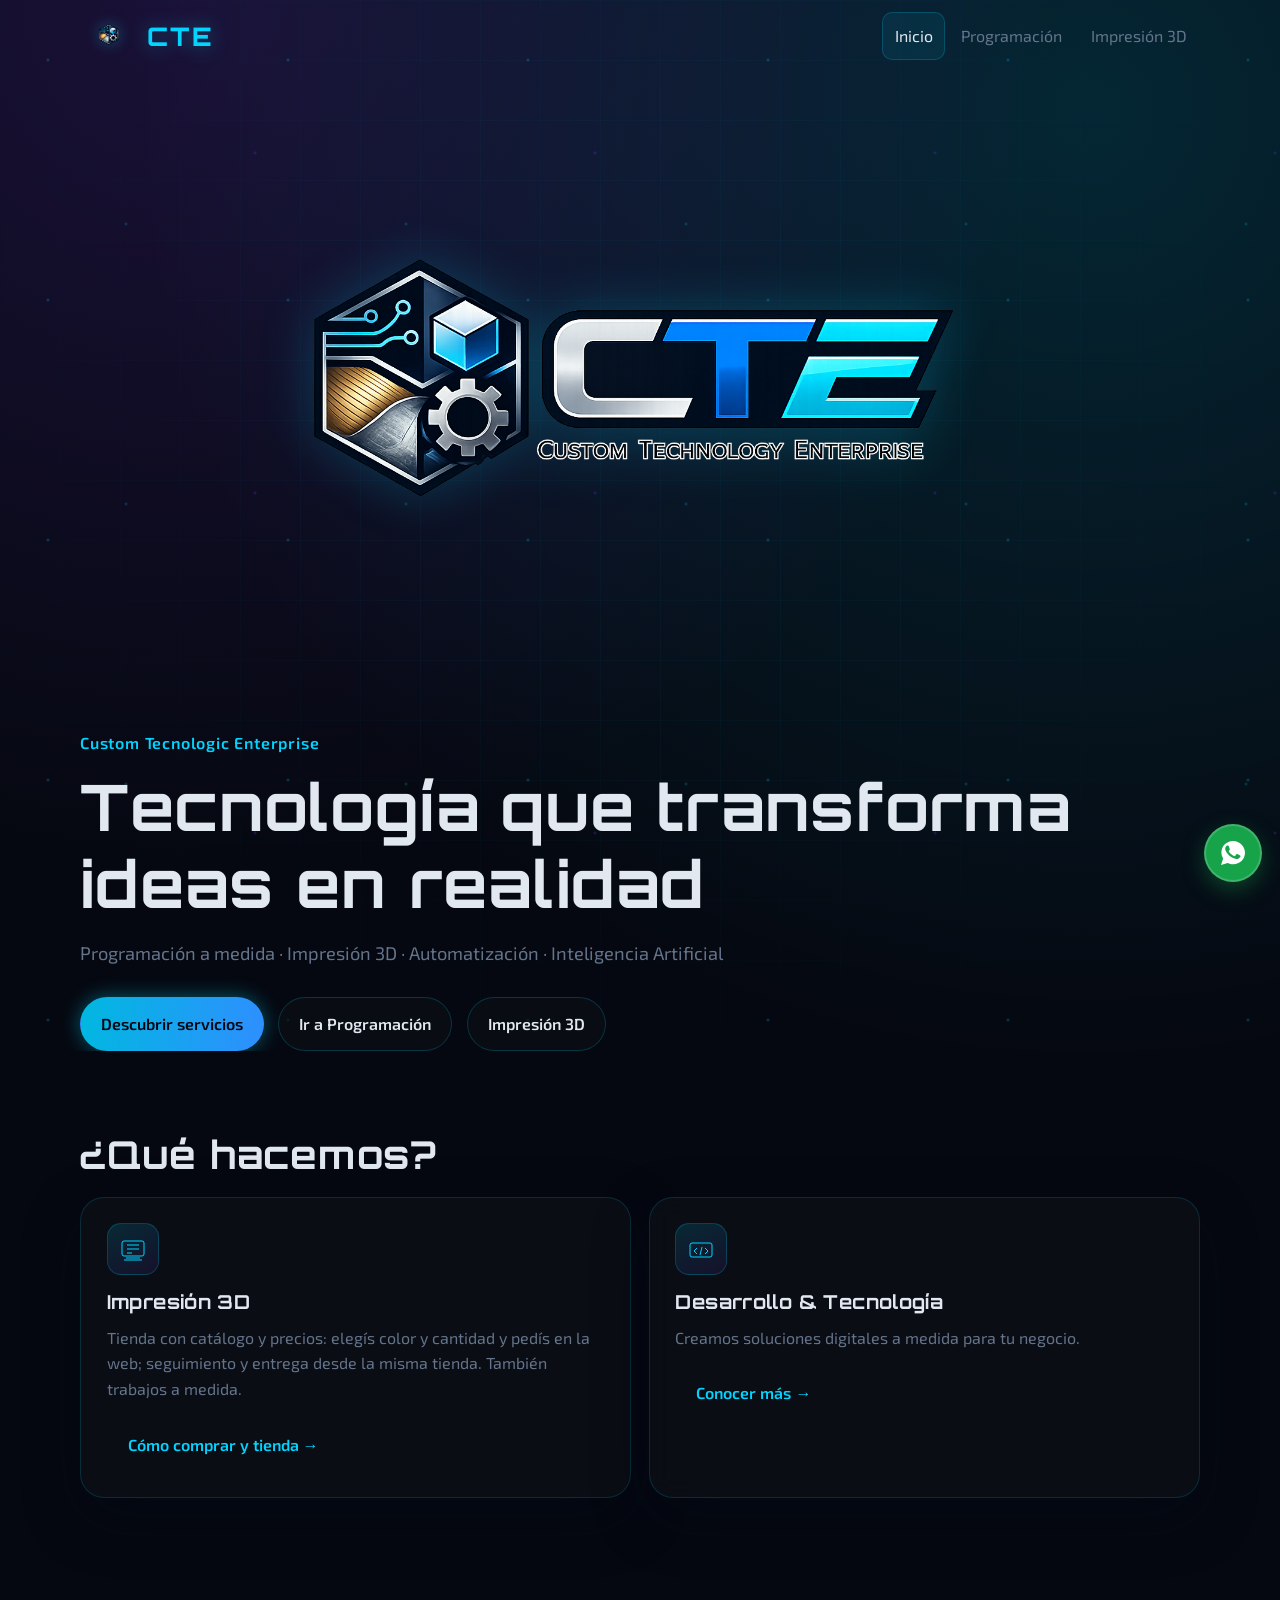
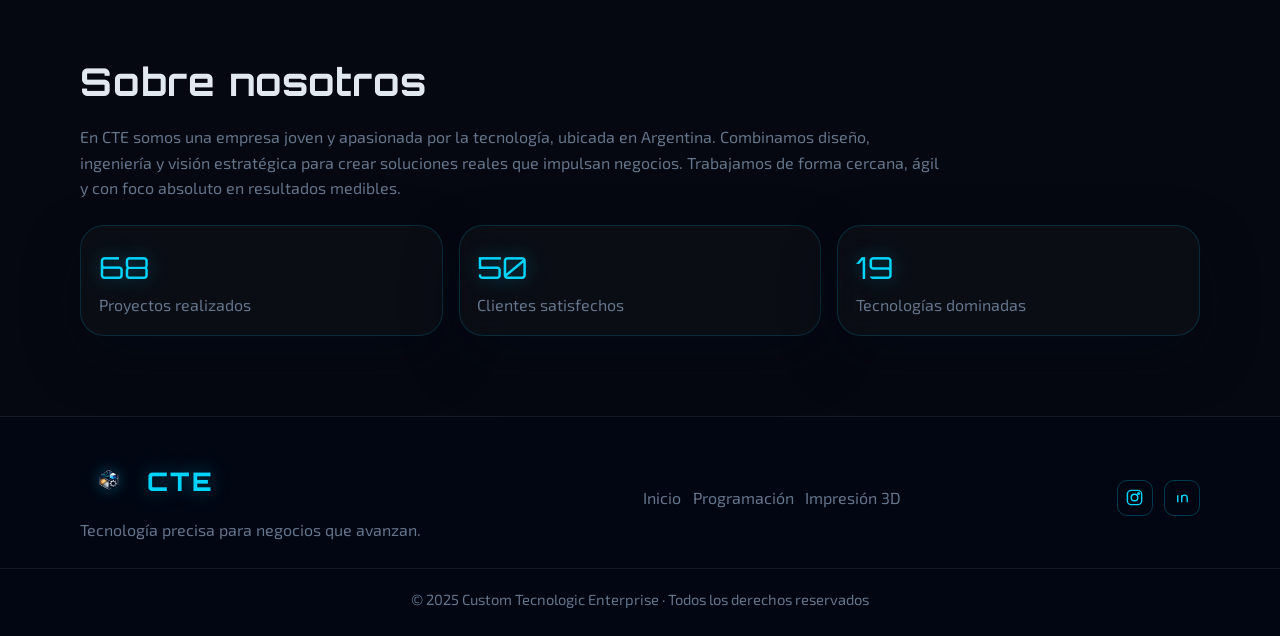
<file: index.html>
<!doctype html>
<html lang="es">
  <head>
    <meta charset="UTF-8" />
    <meta name="viewport" content="width=device-width, initial-scale=1.0" />
    <title>CTE | Custom Tecnologic Enterprise</title>
    <meta
      name="description"
      content="Custom Tecnologic Enterprise (CTE): programación a medida, impresión 3D, automatización e inteligencia artificial para transformar ideas en realidad."
    />
    <meta
      name="keywords"
      content="CTE, Custom Tecnologic Enterprise, desarrollo web, impresión 3D, automatización, inteligencia artificial, tecnología"
    />
    <meta name="author" content="Custom Tecnologic Enterprise" />
    <meta property="og:type" content="website" />
    <meta property="og:title" content="CTE | Tecnología que transforma ideas en realidad" />
    <meta
      property="og:description"
      content="Programación a medida, impresión 3D, automatización e IA con estética tecnológica y precisión profesional."
    />
    <meta property="og:url" content="https://www.tu-dominio-cte.com/" />
    <meta property="og:image" content="https://www.tu-dominio-cte.com/assets/og-image.jpg" />
    <meta name="twitter:card" content="summary_large_image" />
    <meta name="theme-color" content="#050810" />
    <link rel="canonical" href="https://www.tu-dominio-cte.com/" />
    <link rel="preconnect" href="https://fonts.googleapis.com" />
    <link rel="preconnect" href="https://fonts.gstatic.com" crossorigin />
    <link
      href="https://fonts.googleapis.com/css2?family=Exo+2:wght@300;400;500;600;700&family=Orbitron:wght@500;700;800&display=swap"
      rel="stylesheet"
    />
    <link rel="icon" type="image/png" href="img/logo%20CTE.png" />
    <link rel="apple-touch-icon" href="img/logo%20CTE.png" />
    <link rel="stylesheet" href="css/styles.css" />
  </head>
  <body data-page="inicio">
    <header class="site-header" id="top">
      <div class="container nav-wrap">
        <a href="index.html" class="brand brand-logo" aria-label="CTE Inicio">
          <img src="img/logo CTE.png" alt="Logo CTE" />
          <span>CTE</span>
        </a>
        <button class="menu-toggle" aria-label="Abrir menú" aria-expanded="false" aria-controls="site-nav">
          <span></span><span></span><span></span>
        </button>
        <nav class="site-nav" id="site-nav">
          <a href="index.html" class="active">Inicio</a>
          <a href="programacion.html">Programación</a>
          <a href="impresion3d.html">Impresión 3D</a>
        </nav>
      </div>
    </header>

    <main>
      <section class="hero reveal" id="hero">
        <div class="hero-grid"></div>
        <div class="hero-particles"></div>
        <div class="container hero-content">
          <img src="img/marca CTE (sin fondo).png" alt="Marca completa de CTE" class="hero-brand-image stagger" />
          <p class="hero-kicker stagger">Custom Tecnologic Enterprise</p>
          <h1 class="stagger">Tecnología que transforma ideas en realidad</h1>
          <p class="hero-subtitle stagger">
            Programación a medida · Impresión 3D · Automatización · Inteligencia Artificial
          </p>
          <div class="hero-actions stagger">
            <a href="#servicios" class="btn btn-primary">Descubrir servicios</a>
            <a href="programacion.html" class="btn btn-ghost">Ir a Programación</a>
            <a href="impresion3d.html" class="btn btn-ghost">Impresión 3D</a>
          </div>
        </div>
      </section>

      <section class="section reveal" id="servicios">
        <div class="container">
          <h2>¿Qué hacemos?</h2>
          <div class="service-cards two-col">
            <article class="card service-card">
              <div class="icon-wrap" aria-hidden="true">
                <svg viewBox="0 0 64 64" class="icon-svg">
                  <rect x="10" y="16" width="44" height="30" rx="4"></rect>
                  <path d="M20 24h24M20 32h24M20 40h10"></path>
                  <path d="M18 50h28M14 54h36"></path>
                </svg>
              </div>
              <h3>Impresión 3D</h3>
              <p>
                Tienda con catálogo y precios: elegís color y cantidad y pedís en la web; seguimiento y entrega desde
                la misma tienda. También trabajos a medida.
              </p>
              <a href="impresion3d.html" class="btn btn-link">Cómo comprar y tienda →</a>
            </article>

            <article class="card service-card">
              <div class="icon-wrap" aria-hidden="true">
                <svg viewBox="0 0 64 64" class="icon-svg">
                  <path d="M14 20h36a4 4 0 0 1 4 4v20a4 4 0 0 1-4 4H14a4 4 0 0 1-4-4V24a4 4 0 0 1 4-4z"></path>
                  <path d="m24 30-6 6 6 6M40 30l6 6-6 6M34 28l-4 16"></path>
                </svg>
              </div>
              <h3>Desarrollo &amp; Tecnología</h3>
              <p>Creamos soluciones digitales a medida para tu negocio.</p>
              <a href="programacion.html" class="btn btn-link">Conocer más →</a>
            </article>
          </div>
        </div>
      </section>

      <section class="section reveal" id="nosotros">
        <div class="container">
          <h2>Sobre nosotros</h2>
          <p class="about-text">
            En CTE somos una empresa joven y apasionada por la tecnología, ubicada en Argentina. Combinamos diseño,
            ingeniería y visión estratégica para crear soluciones reales que impulsan negocios. Trabajamos de forma
            cercana, ágil y con foco absoluto en resultados medibles.
          </p>

          <div class="stats-grid">
            <article class="card stat-card">
              <!-- REEMPLAZAR CON MÉTRICA REAL -->
              <span class="stat-number" data-count="85">0</span>
              <p>Proyectos realizados</p>
            </article>
            <article class="card stat-card">
              <!-- REEMPLAZAR CON MÉTRICA REAL -->
              <span class="stat-number" data-count="63">0</span>
              <p>Clientes satisfechos</p>
            </article>
            <article class="card stat-card">
              <!-- REEMPLAZAR CON MÉTRICA REAL -->
              <span class="stat-number" data-count="24">0</span>
              <p>Tecnologías dominadas</p>
            </article>
          </div>
        </div>
      </section>
    </main>

    <a
      href="https://api.whatsapp.com/send?phone=542645190791"
      class="whatsapp-float"
      target="_blank"
      rel="noopener noreferrer"
      aria-label="Contactar por WhatsApp"
      data-tooltip="¡Hablemos!"
    >
      <svg viewBox="0 0 32 32" aria-hidden="true">
        <path
          d="M16.1 4C9.6 4 4.4 9.1 4.4 15.5c0 2.1.6 4.2 1.8 6L4 28l6.7-2.1c1.7.9 3.6 1.4 5.5 1.4h.1c6.5 0 11.7-5.1 11.7-11.5S22.6 4 16.1 4zm6.8 16.2c-.3.8-1.7 1.6-2.3 1.7-.6.1-1.4.2-4.5-1-3.8-1.5-6.2-5.3-6.4-5.5-.2-.3-1.5-1.9-1.5-3.6s.9-2.5 1.2-2.9c.3-.4.7-.5.9-.5h.7c.2 0 .5 0 .7.5.3.8 1 2.8 1.1 3 .1.2.1.5 0 .7-.1.2-.2.4-.4.6-.2.2-.4.4-.5.5-.2.2-.3.5-.1.8.2.4 1 1.6 2.1 2.5 1.5 1.3 2.8 1.8 3.2 2 .4.2.6.2.9-.1.3-.3 1.1-1.2 1.4-1.7.2-.4.5-.3.8-.2.3.1 2.2 1 2.5 1.2.4.2.6.3.7.5.1.1.1.8-.2 1.6z"
        />
      </svg>
    </a>

    <footer class="site-footer">
      <div class="container footer-grid">
        <div>
          <a href="index.html" class="brand brand-logo">
            <img src="img/logo CTE.png" alt="Logo CTE" />
            <span>CTE</span>
          </a>
          <p>Tecnología precisa para negocios que avanzan.</p>
        </div>
        <nav class="footer-links">
          <a href="index.html">Inicio</a>
          <a href="programacion.html">Programación</a>
          <a href="impresion3d.html">Impresión 3D</a>
        </nav>
        <div class="socials">
          <!-- REEMPLAZAR CON URL REAL DE INSTAGRAM -->
          <a href="#" aria-label="Instagram">
            <svg viewBox="0 0 24 24">
              <rect x="3" y="3" width="18" height="18" rx="5"></rect>
              <circle cx="12" cy="12" r="4.2"></circle>
              <circle cx="17.2" cy="6.8" r="1"></circle>
            </svg>
          </a>
          <!-- REEMPLAZAR CON URL REAL DE LINKEDIN -->
          <a href="#" aria-label="LinkedIn">
            <svg viewBox="0 0 24 24">
              <path d="M6 9v9M6 6h.01M11 9v9M11 13c0-2 1.2-4 3.8-4 2.6 0 3.2 1.8 3.2 4v5"></path>
            </svg>
          </a>
        </div>
      </div>
      <p class="copyright">© 2025 Custom Tecnologic Enterprise · Todos los derechos reservados</p>
    </footer>

    <script src="js/main.js"></script>
  </body>
</html>
</file>
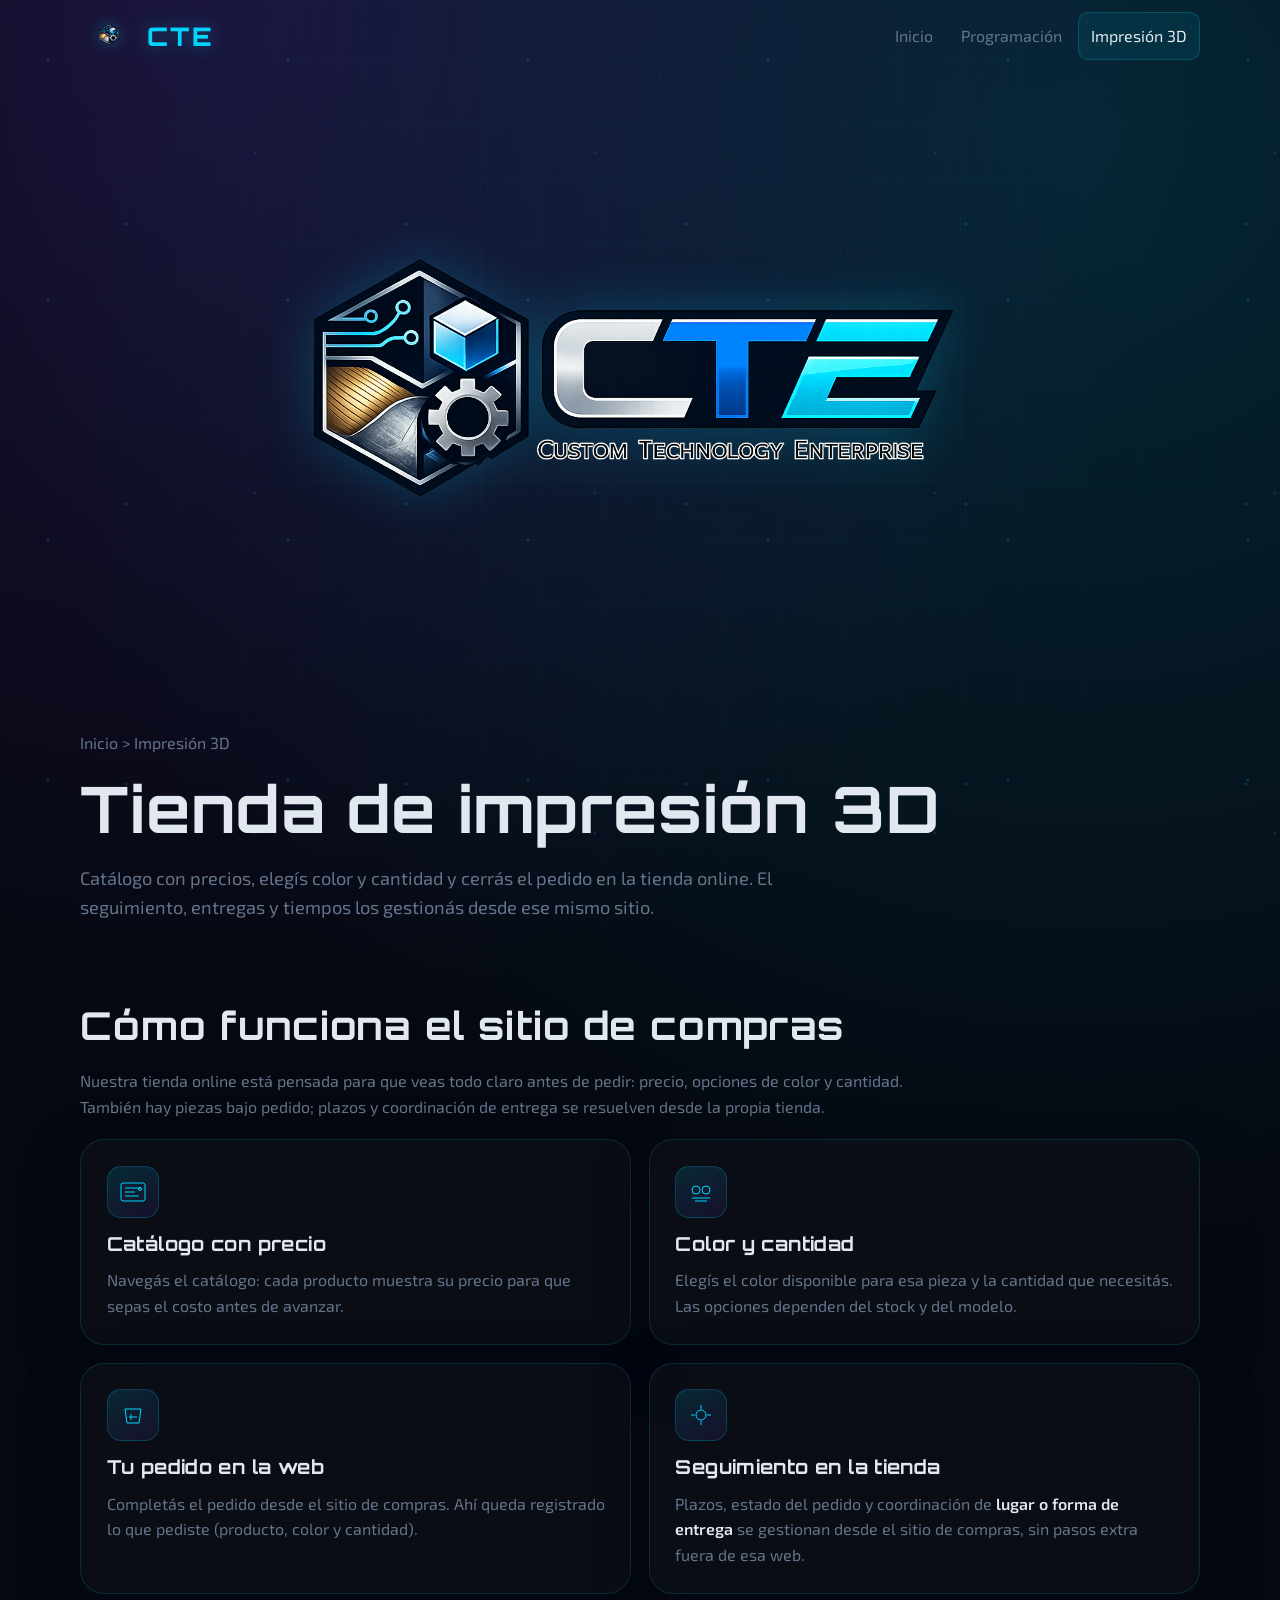
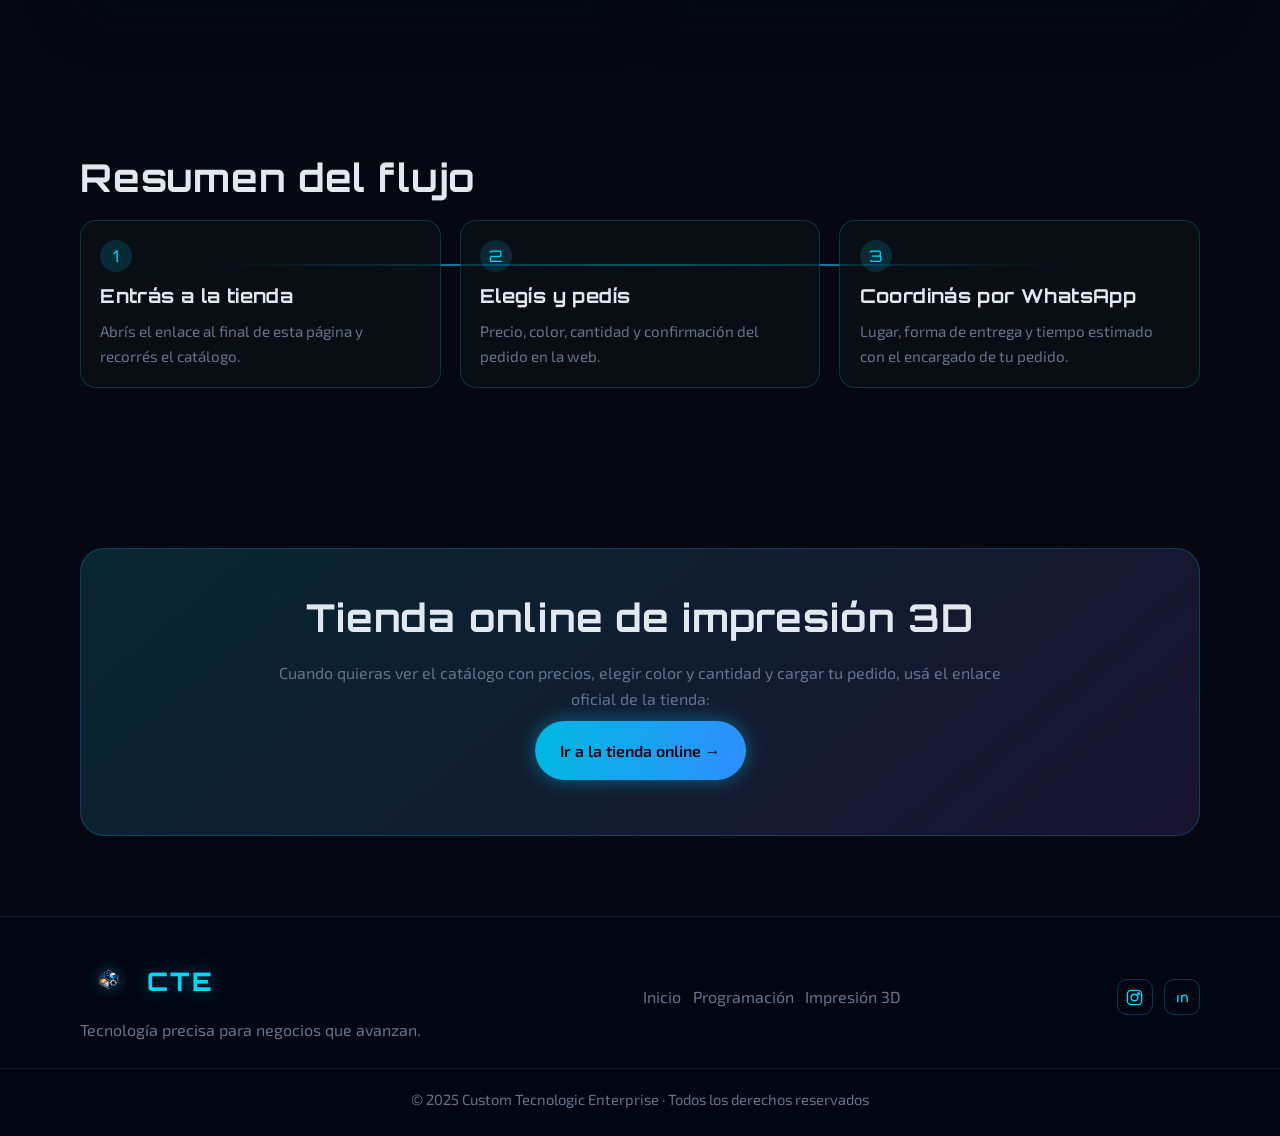
<file: impresion3d.html>
<!doctype html>
<html lang="es">
  <head>
    <meta charset="UTF-8" />
    <meta name="viewport" content="width=device-width, initial-scale=1.0" />
    <title>Impresión 3D | CTE</title>
    <meta
      name="description"
      content="Impresión 3D CTE: catálogo con precios, elección de color y cantidad y pedido online en la tienda oficial."
    />
    <meta
      name="keywords"
      content="impresión 3D, catálogo, pedidos, CTE, compras, filamentos, Argentina"
    />
    <meta name="author" content="Custom Tecnologic Enterprise" />
    <meta property="og:type" content="website" />
    <meta property="og:title" content="Impresión 3D | CTE" />
    <meta
      property="og:description"
      content="Catálogo con precio, color y cantidad. Pedís en la tienda y coordinás entrega y plazos por WhatsApp."
    />
    <meta property="og:url" content="https://www.tu-dominio-cte.com/impresion3d.html" />
    <meta property="og:image" content="https://www.tu-dominio-cte.com/img/logo%20CTE.png" />
    <meta name="twitter:card" content="summary_large_image" />
    <meta name="theme-color" content="#050810" />
    <link rel="canonical" href="https://www.tu-dominio-cte.com/impresion3d.html" />
    <link rel="preconnect" href="https://fonts.googleapis.com" />
    <link rel="preconnect" href="https://fonts.gstatic.com" crossorigin />
    <link
      href="https://fonts.googleapis.com/css2?family=Exo+2:wght@300;400;500;600;700&family=Orbitron:wght@500;700;800&display=swap"
      rel="stylesheet"
    />
    <link rel="icon" type="image/png" href="img/logo%20CTE.png" />
    <link rel="apple-touch-icon" href="img/logo%20CTE.png" />
    <link rel="stylesheet" href="css/styles.css" />
  </head>
  <body data-page="impresion3d">
    <header class="site-header" id="top">
      <div class="container nav-wrap">
        <a href="index.html" class="brand brand-logo" aria-label="CTE Inicio">
          <img src="img/logo CTE.png" alt="Logo CTE" />
          <span>CTE</span>
        </a>
        <button class="menu-toggle" aria-label="Abrir menú" aria-expanded="false" aria-controls="site-nav">
          <span></span><span></span><span></span>
        </button>
        <nav class="site-nav" id="site-nav">
          <a href="index.html">Inicio</a>
          <a href="programacion.html">Programación</a>
          <a href="impresion3d.html" class="active">Impresión 3D</a>
        </nav>
      </div>
    </header>

    <main>
      <section class="hero reveal" id="hero">
        <div class="hero-grid"></div>
        <div class="hero-particles"></div>
        <div class="container hero-content">
          <img src="img/marca CTE (sin fondo).png" alt="Marca completa de CTE" class="hero-brand-image stagger" />
          <p class="breadcrumb stagger">
            <a href="index.html">Inicio</a> <span aria-hidden="true">></span> <span>Impresión 3D</span>
          </p>
          <h1 class="stagger">Tienda de impresión 3D</h1>
          <p class="hero-subtitle stagger">
            Catálogo con precios, elegís color y cantidad y cerrás el pedido en la tienda online. El seguimiento,
            entregas y tiempos los gestionás desde ese mismo sitio.
          </p>
        </div>
      </section>

      <section class="section reveal" id="como-funciona-tienda">
        <div class="container">
          <h2>Cómo funciona el sitio de compras</h2>
          <p class="about-text section-lead">
            Nuestra tienda online está pensada para que veas todo claro antes de pedir: precio, opciones de color y
            cantidad. También hay piezas bajo pedido; plazos y coordinación de entrega se resuelven desde la propia
            tienda.
          </p>
          <div class="service-cards service-grid">
            <article class="card service-card">
              <div class="icon-wrap" aria-hidden="true">
                <svg viewBox="0 0 64 64" class="icon-svg">
                  <rect x="8" y="14" width="48" height="36" rx="4"></rect>
                  <path d="M16 24h32M16 32h20M16 40h28"></path>
                  <circle cx="46" cy="26" r="3"></circle>
                </svg>
              </div>
              <h3>Catálogo con precio</h3>
              <p>
                Navegás el catálogo: cada producto muestra su precio para que sepas el costo antes de avanzar.
              </p>
            </article>

            <article class="card service-card">
              <div class="icon-wrap" aria-hidden="true">
                <svg viewBox="0 0 64 64" class="icon-svg">
                  <circle cx="22" cy="28" r="8"></circle>
                  <circle cx="42" cy="28" r="8"></circle>
                  <path d="M14 44h36M20 50h24"></path>
                </svg>
              </div>
              <h3>Color y cantidad</h3>
              <p>
                Elegís el color disponible para esa pieza y la cantidad que necesitás. Las opciones dependen del
                stock y del modelo.
              </p>
            </article>

            <article class="card service-card">
              <div class="icon-wrap" aria-hidden="true">
                <svg viewBox="0 0 64 64" class="icon-svg">
                  <path d="M16 20h32l-4 28H20L16 20z"></path>
                  <path d="M24 36h16M28 30v12"></path>
                </svg>
              </div>
              <h3>Tu pedido en la web</h3>
              <p>
                Completás el pedido desde el sitio de compras. Ahí queda registrado lo que pediste (producto, color y
                cantidad).
              </p>
            </article>

            <article class="card service-card">
              <div class="icon-wrap" aria-hidden="true">
                <svg viewBox="0 0 64 64" class="icon-svg">
                  <path d="M32 12v8M32 44v8M12 32h8M44 32h8"></path>
                  <circle cx="32" cy="32" r="10"></circle>
                </svg>
              </div>
              <h3>Seguimiento en la tienda</h3>
              <p>
                Plazos, estado del pedido y coordinación de <strong>lugar o forma de entrega</strong> se gestionan
                desde el sitio de compras, sin pasos extra fuera de esa web.
              </p>
            </article>
          </div>
        </div>
      </section>

      <section class="section reveal" id="flujo-pedido">
        <div class="container">
          <h2>Resumen del flujo</h2>
          <div class="steps-wrap">
            <div class="steps-line" aria-hidden="true"></div>
            <article class="step-card">
              <span>1</span>
              <h3>Entrás a la tienda</h3>
              <p>Abrís el enlace al final de esta página y recorrés el catálogo.</p>
            </article>
            <article class="step-card">
              <span>2</span>
              <h3>Elegís y pedís</h3>
              <p>Precio, color, cantidad y confirmación del pedido en la web.</p>
            </article>
            <article class="step-card">
              <span>3</span>
              <h3>Coordinás por WhatsApp</h3>
              <p>Lugar, forma de entrega y tiempo estimado con el encargado de tu pedido.</p>
            </article>
          </div>
        </div>
      </section>

      <!-- URL oficial de la tienda 3D (catálogo y checkout) -->
      <section class="section cta-section reveal" id="tienda-online">
        <div class="container cta-box">
          <h2>Tienda online de impresión 3D</h2>
          <p>
            Cuando quieras ver el catálogo con precios, elegir color y cantidad y cargar tu pedido, usá el enlace
            oficial de la tienda:
          </p>
          <p class="cta-actions">
            <a
              class="btn btn-primary btn-store"
              href="https://print3d-sj.vercel.app/"
              target="_blank"
              rel="noopener noreferrer"
            >
              Ir a la tienda online →
            </a>
          </p>
          <p class="cta-url-line">
            <a href="https://print3d-sj.vercel.app/" target="_blank" rel="noopener noreferrer" class="link-accent"></a>
          </p>
        </div>
      </section>
    </main>

    <footer class="site-footer">
      <div class="container footer-grid">
        <div>
          <a href="index.html" class="brand brand-logo">
            <img src="img/logo CTE.png" alt="Logo CTE" />
            <span>CTE</span>
          </a>
          <p>Tecnología precisa para negocios que avanzan.</p>
        </div>
        <nav class="footer-links">
          <a href="index.html">Inicio</a>
          <a href="programacion.html">Programación</a>
          <a href="impresion3d.html">Impresión 3D</a>
        </nav>
        <div class="socials">
          <a href="#" aria-label="Instagram">
            <svg viewBox="0 0 24 24">
              <rect x="3" y="3" width="18" height="18" rx="5"></rect>
              <circle cx="12" cy="12" r="4.2"></circle>
              <circle cx="17.2" cy="6.8" r="1"></circle>
            </svg>
          </a>
          <a href="#" aria-label="LinkedIn">
            <svg viewBox="0 0 24 24">
              <path d="M6 9v9M6 6h.01M11 9v9M11 13c0-2 1.2-4 3.8-4 2.6 0 3.2 1.8 3.2 4v5"></path>
            </svg>
          </a>
        </div>
      </div>
      <p class="copyright">© 2025 Custom Tecnologic Enterprise · Todos los derechos reservados</p>
    </footer>

    <script src="js/main.js"></script>
  </body>
</html>
</file>
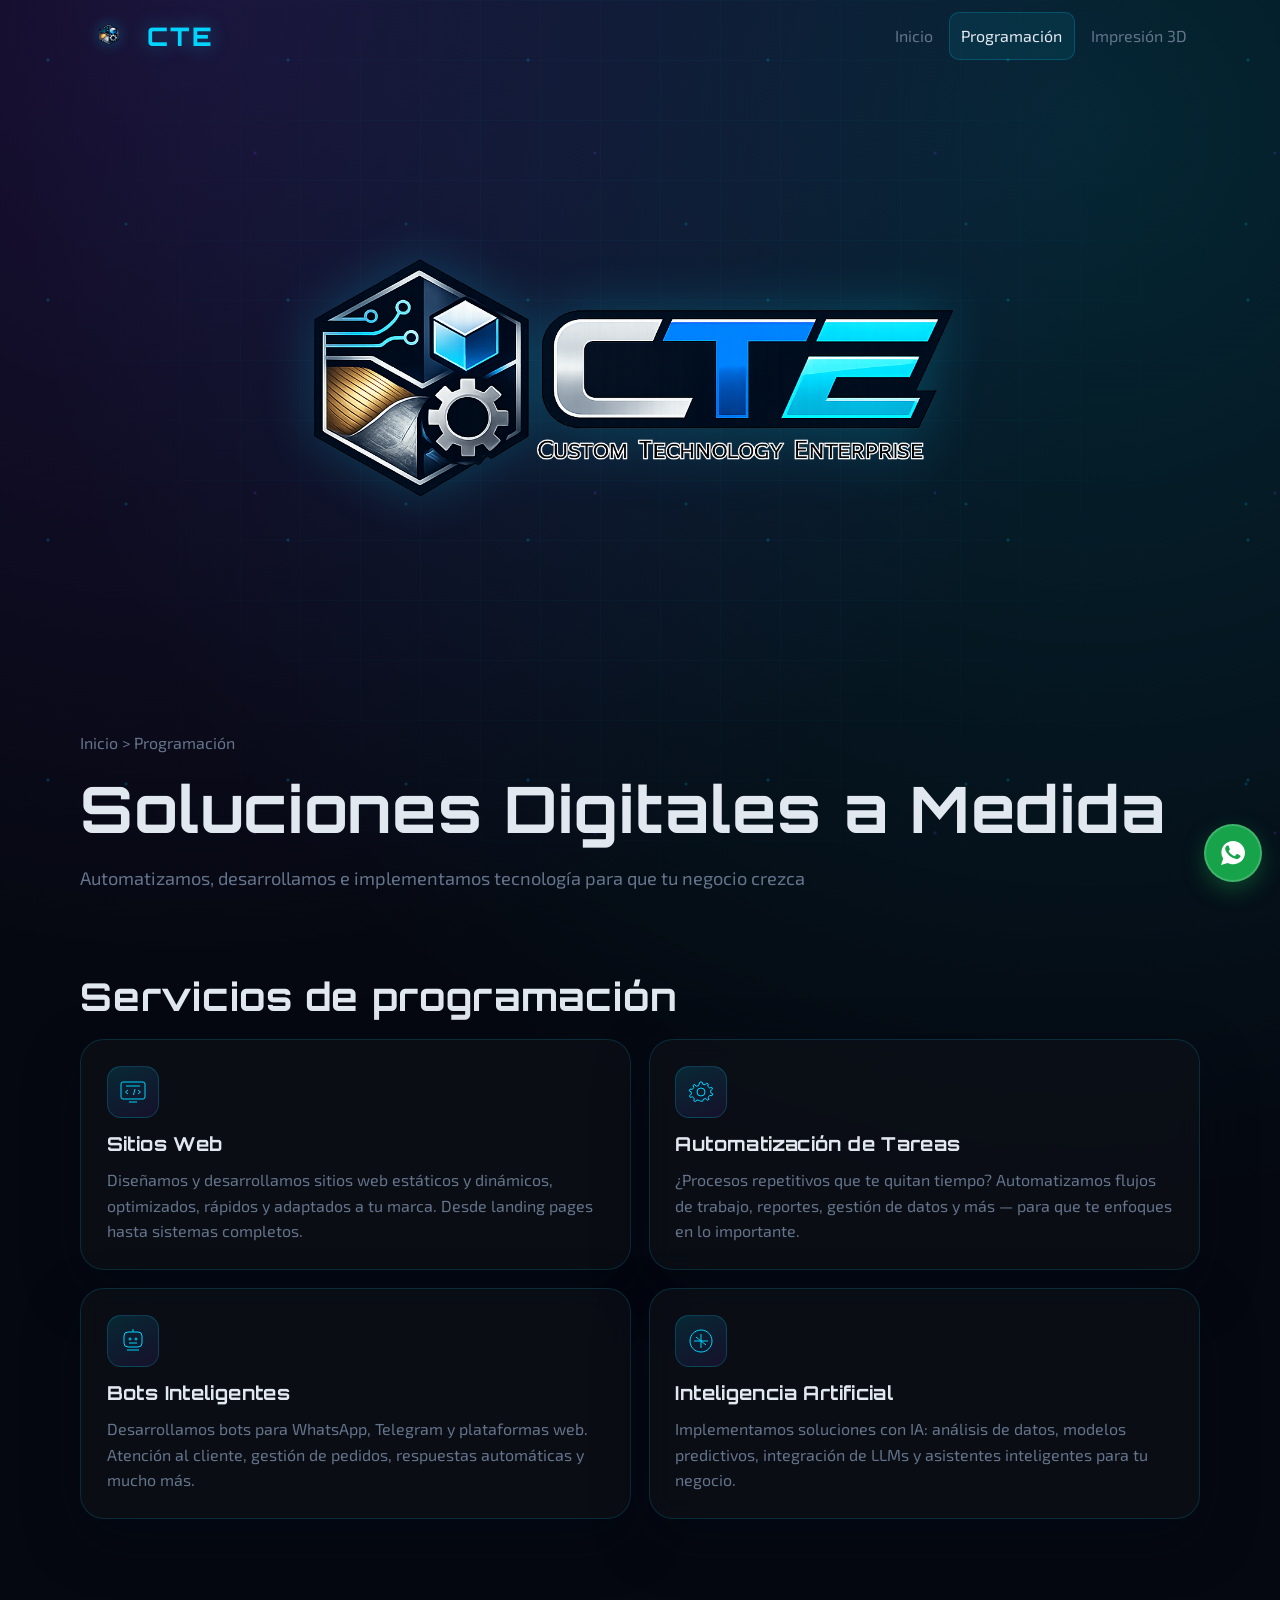
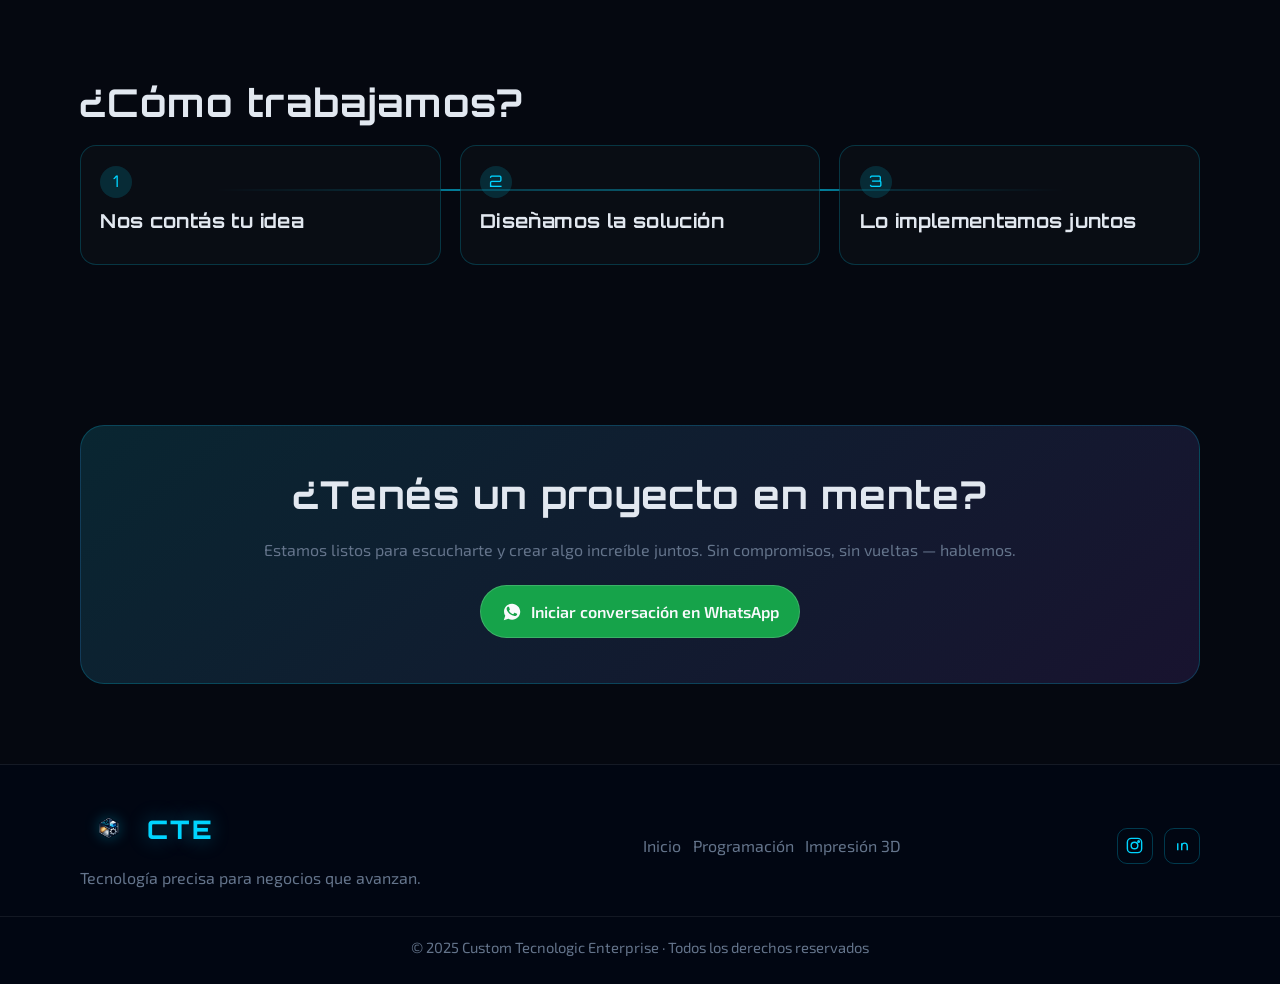
<file: programacion.html>
<!doctype html>
<html lang="es">
  <head>
    <meta charset="UTF-8" />
    <meta name="viewport" content="width=device-width, initial-scale=1.0" />
    <title>Programación | CTE</title>
    <meta
      name="description"
      content="Servicios de programación de CTE: sitios web, automatización, bots inteligentes e inteligencia artificial aplicada a negocios."
    />
    <meta
      name="keywords"
      content="programación, automatización, bots, inteligencia artificial, desarrollo web, CTE"
    />
    <meta name="author" content="Custom Tecnologic Enterprise" />
    <meta property="og:type" content="website" />
    <meta property="og:title" content="Programación | CTE" />
    <meta
      property="og:description"
      content="Automatizamos, desarrollamos e implementamos tecnología para que tu negocio crezca."
    />
    <meta property="og:url" content="https://www.tu-dominio-cte.com/programacion.html" />
    <meta property="og:image" content="https://www.tu-dominio-cte.com/assets/og-programacion.jpg" />
    <meta name="twitter:card" content="summary_large_image" />
    <meta name="theme-color" content="#050810" />
    <link rel="canonical" href="https://www.tu-dominio-cte.com/programacion.html" />
    <link rel="preconnect" href="https://fonts.googleapis.com" />
    <link rel="preconnect" href="https://fonts.gstatic.com" crossorigin />
    <link
      href="https://fonts.googleapis.com/css2?family=Exo+2:wght@300;400;500;600;700&family=Orbitron:wght@500;700;800&display=swap"
      rel="stylesheet"
    />
    <link
      rel="icon"
      type="image/svg+xml"
      href="data:image/svg+xml,%3Csvg xmlns='http://www.w3.org/2000/svg' viewBox='0 0 96 96'%3E%3Crect width='96' height='96' rx='16' fill='%23050810'/%3E%3Cpath d='M68 28c-4.8-4-11.2-6-19.2-6-8.8 0-15.8 2.6-21 7.8S20 42.3 20 50.8c0 8.6 2.6 15.1 7.8 19.6S40 77.2 48.8 77.2c8 0 14.4-2 19.2-6v-9.8c-5.2 4.7-11.3 7.1-18.2 7.1-5.8 0-10.6-1.7-14.4-5.1s-5.7-7.6-5.7-12.7c0-5.2 1.9-9.4 5.7-12.8s8.6-5.1 14.4-5.1c6.9 0 13 2.4 18.2 7.1V28z' fill='%2300d4ff'/%3E%3C/svg%3E"
    />
    <link rel="stylesheet" href="css/styles.css" />
  </head>
  <body data-page="programacion">
    <header class="site-header" id="top">
      <div class="container nav-wrap">
        <a href="index.html" class="brand brand-logo" aria-label="CTE Inicio">
          <img src="img/logo CTE.png" alt="Logo CTE" />
          <span>CTE</span>
        </a>
        <button class="menu-toggle" aria-label="Abrir menú" aria-expanded="false" aria-controls="site-nav">
          <span></span><span></span><span></span>
        </button>
        <nav class="site-nav" id="site-nav">
          <a href="index.html">Inicio</a>
          <a href="programacion.html" class="active">Programación</a>
          <!-- REEMPLAZAR CON URL DEL SITIO 3D -->
          <a href="https://www.PLACEHOLDER-3D.com" target="_blank" rel="noopener noreferrer">Impresión 3D</a>
        </nav>
      </div>
    </header>

    <main>
      <section class="hero reveal" id="hero">
        <div class="hero-grid"></div>
        <div class="hero-particles"></div>
        <div class="container hero-content">
          <img src="img/marca CTE (sin fondo).png" alt="Marca completa de CTE" class="hero-brand-image stagger" />
          <p class="breadcrumb stagger">
            <a href="index.html">Inicio</a> <span aria-hidden="true">></span> <span>Programación</span>
          </p>
          <h1 class="stagger">Soluciones Digitales a Medida</h1>
          <p class="hero-subtitle stagger">
            Automatizamos, desarrollamos e implementamos tecnología para que tu negocio crezca
          </p>
        </div>
      </section>

      <section class="section reveal" id="servicios-programacion">
        <div class="container">
          <h2>Servicios de programación</h2>
          <div class="service-cards service-grid">
            <article class="card service-card">
              <div class="icon-wrap" aria-hidden="true">
                <svg viewBox="0 0 64 64" class="icon-svg">
                  <rect x="8" y="12" width="48" height="34" rx="4"></rect>
                  <path d="M24 52h16M18 20h28M22 28l-5 4 5 4M42 28l5 4-5 4M36 26l-3 12"></path>
                </svg>
              </div>
              <h3>Sitios Web</h3>
              <p>
                Diseñamos y desarrollamos sitios web estáticos y dinámicos, optimizados, rápidos y adaptados a tu
                marca. Desde landing pages hasta sistemas completos.
              </p>
            </article>

            <article class="card service-card">
              <div class="icon-wrap" aria-hidden="true">
                <svg viewBox="0 0 64 64" class="icon-svg">
                  <path
                    d="M30 12h4l1.5 4.5 4.7 1.2 2.9-3.6 3.4 2-1 4.5 3.6 3.3 4.4-1.3 1.5 3.7-3.7 2.5.3 4.9 4 2.1-1.6 3.6-4.6-.7-3 3.8 1.6 4.2-3.5 1.8-2.7-3.5-4.8 1-1.6 4.4h-4L28.5 49l-4.7-1.2-2.9 3.6-3.4-2 1-4.5-3.6-3.3-4.4 1.3-1.5-3.7 3.7-2.5-.3-4.9-4-2.1 1.6-3.6 4.6.7 3-3.8-1.6-4.2 3.5-1.8 2.7 3.5 4.8-1z"
                  ></path>
                  <circle cx="32" cy="32" r="8"></circle>
                </svg>
              </div>
              <h3>Automatización de Tareas</h3>
              <p>
                ¿Procesos repetitivos que te quitan tiempo? Automatizamos flujos de trabajo, reportes, gestión de
                datos y más — para que te enfoques en lo importante.
              </p>
            </article>

            <article class="card service-card">
              <div class="icon-wrap" aria-hidden="true">
                <svg viewBox="0 0 64 64" class="icon-svg">
                  <rect x="14" y="14" width="36" height="30" rx="8"></rect>
                  <circle cx="26" cy="28" r="2"></circle>
                  <circle cx="38" cy="28" r="2"></circle>
                  <path d="M24 36h16M32 14V8M20 50h24"></path>
                </svg>
              </div>
              <h3>Bots Inteligentes</h3>
              <p>
                Desarrollamos bots para WhatsApp, Telegram y plataformas web. Atención al cliente, gestión de pedidos,
                respuestas automáticas y mucho más.
              </p>
            </article>

            <article class="card service-card">
              <div class="icon-wrap" aria-hidden="true">
                <svg viewBox="0 0 64 64" class="icon-svg">
                  <path d="M10 32c0-12.2 9.8-22 22-22s22 9.8 22 22-9.8 22-22 22S10 44.2 10 32z"></path>
                  <path d="M18 32h28M32 18v28M22 24c4 3 6 5 10 8s6 5 10 8"></path>
                </svg>
              </div>
              <h3>Inteligencia Artificial</h3>
              <p>
                Implementamos soluciones con IA: análisis de datos, modelos predictivos, integración de LLMs y
                asistentes inteligentes para tu negocio.
              </p>
            </article>
          </div>
        </div>
      </section>

      <section class="section reveal" id="proceso">
        <div class="container">
          <h2>¿Cómo trabajamos?</h2>
          <div class="steps-wrap">
            <div class="steps-line" aria-hidden="true"></div>
            <article class="step-card">
              <span>1</span>
              <h3>Nos contás tu idea</h3>
            </article>
            <article class="step-card">
              <span>2</span>
              <h3>Diseñamos la solución</h3>
            </article>
            <article class="step-card">
              <span>3</span>
              <h3>Lo implementamos juntos</h3>
            </article>
          </div>
        </div>
      </section>

      <section class="section cta-section reveal" id="contacto">
        <div class="container cta-box">
          <h2>¿Tenés un proyecto en mente?</h2>
          <p>
            Estamos listos para escucharte y crear algo increíble juntos. Sin compromisos, sin vueltas — hablemos.
          </p>
          <a
            href="https://api.whatsapp.com/send?phone=542645190791&text=Hola%20CTE%2C%20me%20interesa%20conocer%20sus%20servicios%20de%20programaci%C3%B3n"
            class="btn btn-whatsapp"
            target="_blank"
            rel="noopener noreferrer"
          >
            <svg viewBox="0 0 32 32" aria-hidden="true">
              <path
                d="M16.1 4C9.6 4 4.4 9.1 4.4 15.5c0 2.1.6 4.2 1.8 6L4 28l6.7-2.1c1.7.9 3.6 1.4 5.5 1.4h.1c6.5 0 11.7-5.1 11.7-11.5S22.6 4 16.1 4zm6.8 16.2c-.3.8-1.7 1.6-2.3 1.7-.6.1-1.4.2-4.5-1-3.8-1.5-6.2-5.3-6.4-5.5-.2-.3-1.5-1.9-1.5-3.6s.9-2.5 1.2-2.9c.3-.4.7-.5.9-.5h.7c.2 0 .5 0 .7.5.3.8 1 2.8 1.1 3 .1.2.1.5 0 .7-.1.2-.2.4-.4.6-.2.2-.4.4-.5.5-.2.2-.3.5-.1.8.2.4 1 1.6 2.1 2.5 1.5 1.3 2.8 1.8 3.2 2 .4.2.6.2.9-.1.3-.3 1.1-1.2 1.4-1.7.2-.4.5-.3.8-.2.3.1 2.2 1 2.5 1.2.4.2.6.3.7.5.1.1.1.8-.2 1.6z"
              />
            </svg>
            Iniciar conversación en WhatsApp
          </a>
        </div>
      </section>
    </main>

    <a
      href="https://api.whatsapp.com/send?phone=542645190791"
      class="whatsapp-float"
      target="_blank"
      rel="noopener noreferrer"
      aria-label="Contactar por WhatsApp"
      data-tooltip="¡Hablemos!"
    >
      <svg viewBox="0 0 32 32" aria-hidden="true">
        <path
          d="M16.1 4C9.6 4 4.4 9.1 4.4 15.5c0 2.1.6 4.2 1.8 6L4 28l6.7-2.1c1.7.9 3.6 1.4 5.5 1.4h.1c6.5 0 11.7-5.1 11.7-11.5S22.6 4 16.1 4zm6.8 16.2c-.3.8-1.7 1.6-2.3 1.7-.6.1-1.4.2-4.5-1-3.8-1.5-6.2-5.3-6.4-5.5-.2-.3-1.5-1.9-1.5-3.6s.9-2.5 1.2-2.9c.3-.4.7-.5.9-.5h.7c.2 0 .5 0 .7.5.3.8 1 2.8 1.1 3 .1.2.1.5 0 .7-.1.2-.2.4-.4.6-.2.2-.4.4-.5.5-.2.2-.3.5-.1.8.2.4 1 1.6 2.1 2.5 1.5 1.3 2.8 1.8 3.2 2 .4.2.6.2.9-.1.3-.3 1.1-1.2 1.4-1.7.2-.4.5-.3.8-.2.3.1 2.2 1 2.5 1.2.4.2.6.3.7.5.1.1.1.8-.2 1.6z"
        />
      </svg>
    </a>

    <footer class="site-footer">
      <div class="container footer-grid">
        <div>
          <a href="index.html" class="brand brand-logo">
            <img src="img/logo CTE.png" alt="Logo CTE" />
            <span>CTE</span>
          </a>
          <p>Tecnología precisa para negocios que avanzan.</p>
        </div>
        <nav class="footer-links">
          <a href="index.html">Inicio</a>
          <a href="programacion.html">Programación</a>
          <!-- REEMPLAZAR CON URL DEL SITIO 3D -->
          <a href="https://www.PLACEHOLDER-3D.com" target="_blank" rel="noopener noreferrer">Impresión 3D</a>
        </nav>
        <div class="socials">
          <!-- REEMPLAZAR CON URL REAL DE INSTAGRAM -->
          <a href="#" aria-label="Instagram">
            <svg viewBox="0 0 24 24">
              <rect x="3" y="3" width="18" height="18" rx="5"></rect>
              <circle cx="12" cy="12" r="4.2"></circle>
              <circle cx="17.2" cy="6.8" r="1"></circle>
            </svg>
          </a>
          <!-- REEMPLAZAR CON URL REAL DE LINKEDIN -->
          <a href="#" aria-label="LinkedIn">
            <svg viewBox="0 0 24 24">
              <path d="M6 9v9M6 6h.01M11 9v9M11 13c0-2 1.2-4 3.8-4 2.6 0 3.2 1.8 3.2 4v5"></path>
            </svg>
          </a>
        </div>
      </div>
      <p class="copyright">© 2025 Custom Tecnologic Enterprise · Todos los derechos reservados</p>
    </footer>

    <script src="js/main.js"></script>
  </body>
</html>
</file>
<file: css/styles.css>
:root {
  --color-bg: #050810;
  --color-surface: #0d1117;
  --color-accent: #00d4ff;
  --color-accent-2: #7c3aed;
  --color-text: #e2e8f0;
  --color-text-muted: #64748b;
  --color-success: #22c55e;
  --border-soft: rgba(0, 212, 255, 0.2);
  --glass-bg: rgba(13, 17, 23, 0.7);
  --glow-cyan: 0 0 20px rgba(0, 212, 255, 0.4);
  --glow-green: 0 0 20px rgba(34, 197, 94, 0.45);
  --shadow-deep: 0 20px 55px rgba(3, 9, 22, 0.45);
  --radius-md: 16px;
  --radius-lg: 24px;
  --transition: all 0.3s ease;
}

*,
*::before,
*::after {
  box-sizing: border-box;
}

html {
  scroll-behavior: smooth;
}

body {
  margin: 0;
  font-family: "Exo 2", sans-serif;
  color: var(--color-text);
  background:
    radial-gradient(circle at 15% 0%, rgba(124, 58, 237, 0.18) 0%, transparent 35%),
    radial-gradient(circle at 85% 5%, rgba(0, 212, 255, 0.15) 0%, transparent 40%),
    var(--color-bg);
  line-height: 1.6;
  overflow-x: hidden;
}

::selection {
  background: var(--color-accent);
  color: var(--color-bg);
}

::-webkit-scrollbar {
  width: 10px;
}

::-webkit-scrollbar-track {
  background: #070b14;
}

::-webkit-scrollbar-thumb {
  border-radius: 999px;
  background: linear-gradient(180deg, var(--color-accent), var(--color-accent-2));
}

a {
  color: inherit;
  text-decoration: none;
  transition: var(--transition);
}

p {
  margin: 0;
  color: var(--color-text-muted);
}

h1,
h2,
h3 {
  font-family: "Orbitron", sans-serif;
  line-height: 1.2;
  margin: 0;
  letter-spacing: 0.02em;
}

h1 {
  font-size: clamp(2rem, 6vw, 4rem);
}

h2 {
  font-size: clamp(1.6rem, 4vw, 2.4rem);
  margin-bottom: 1.25rem;
}

h3 {
  font-size: 1.2rem;
  margin-bottom: 0.7rem;
}

.container {
  width: min(1120px, calc(100% - 2rem));
  margin: 0 auto;
}

.section {
  padding: 4.2rem 0;
}

.site-header {
  position: fixed;
  top: 0;
  width: 100%;
  z-index: 30;
  background: transparent;
  border-bottom: 1px solid transparent;
  transition: var(--transition);
}

.site-header.scrolled {
  background: rgba(5, 8, 16, 0.82);
  border-color: rgba(255, 255, 255, 0.08);
  backdrop-filter: blur(10px);
}

.nav-wrap {
  min-height: 72px;
  display: flex;
  align-items: center;
  justify-content: space-between;
  gap: 1rem;
}

.brand {
  font-family: "Orbitron", sans-serif;
  font-size: 1.6rem;
  font-weight: 800;
  letter-spacing: 0.1em;
  color: var(--color-accent);
  text-shadow: var(--glow-cyan);
}

.brand-logo {
  display: inline-flex;
  align-items: center;
  gap: 0.55rem;
}

.brand-logo img {
  width: 50px;
  height: 50px;
  object-fit: contain;
  filter: drop-shadow(0 0 7px rgba(0, 212, 255, 0.3));
}

.brand-logo span {
  display: inline-block;
}

.site-nav {
  position: absolute;
  top: 72px;
  right: 1rem;
  left: 1rem;
  display: flex;
  flex-direction: column;
  padding: 1rem;
  border-radius: var(--radius-md);
  border: 1px solid var(--border-soft);
  background: rgba(5, 8, 16, 0.96);
  transform-origin: top;
  transform: scaleY(0);
  opacity: 0;
  pointer-events: none;
  transition: var(--transition);
}

.site-nav.open {
  transform: scaleY(1);
  opacity: 1;
  pointer-events: auto;
}

.site-nav a {
  padding: 0.7rem 0.8rem;
  color: var(--color-text-muted);
  border-radius: 10px;
}

.site-nav a:hover,
.site-nav a.active {
  color: var(--color-text);
  background: rgba(0, 212, 255, 0.08);
  box-shadow: inset 0 0 0 1px rgba(0, 212, 255, 0.2);
}

.menu-toggle {
  border: 1px solid var(--border-soft);
  background: rgba(5, 8, 16, 0.6);
  width: 45px;
  height: 42px;
  border-radius: 10px;
  display: grid;
  place-content: center;
  gap: 5px;
  cursor: pointer;
  transition: var(--transition);
}

.menu-toggle:hover {
  box-shadow: var(--glow-cyan);
}

.menu-toggle span {
  width: 20px;
  height: 2px;
  background: var(--color-text);
  transition: var(--transition);
}

.menu-toggle.open span:nth-child(1) {
  transform: translateY(7px) rotate(45deg);
}

.menu-toggle.open span:nth-child(2) {
  opacity: 0;
}

.menu-toggle.open span:nth-child(3) {
  transform: translateY(-7px) rotate(-45deg);
}

.hero {
  position: relative;
  min-height: clamp(600px, 85vh, 760px);
  padding-top: 96px;
  display: flex;
  align-items: center;
  overflow: hidden;
}

.hero-grid {
  position: absolute;
  inset: 0;
  background-image:
    linear-gradient(rgba(0, 212, 255, 0.12) 1px, transparent 1px),
    linear-gradient(90deg, rgba(0, 212, 255, 0.12) 1px, transparent 1px);
  background-size: 60px 60px;
  mask-image: radial-gradient(circle at 50% 40%, #000 35%, transparent 80%);
  opacity: 0.25;
  animation: gridFloat 14s linear infinite;
}

.hero-particles {
  position: absolute;
  inset: 0;
  background:
    radial-gradient(circle at 20% 25%, rgba(0, 212, 255, 0.35) 0 1px, transparent 2px),
    radial-gradient(circle at 75% 45%, rgba(124, 58, 237, 0.35) 0 1px, transparent 2px),
    radial-gradient(circle at 45% 80%, rgba(0, 212, 255, 0.3) 0 1px, transparent 2px);
  background-size:
    240px 240px,
    340px 340px,
    280px 280px;
  opacity: 0.6;
  animation: pulseBg 9s ease-in-out infinite alternate;
}

.hero-content {
  position: relative;
  z-index: 2;
}

.hero-brand-image {
  display: block;
  width: min(920px, 100%);
  margin: 0 auto 1.3rem;
  object-fit: contain;
  filter: drop-shadow(0 0 26px rgba(0, 212, 255, 0.22));
}

.hero-kicker {
  margin-bottom: 0.85rem;
  color: var(--color-accent);
  font-weight: 600;
  letter-spacing: 0.05em;
}

.hero-subtitle {
  margin-top: 1rem;
  max-width: 760px;
  font-size: 1.05rem;
}

.hero-actions {
  margin-top: 1.8rem;
  display: flex;
  flex-wrap: wrap;
  gap: 0.9rem;
}

.btn {
  border-radius: 999px;
  padding: 0.82rem 1.25rem;
  font-weight: 600;
  border: 1px solid transparent;
  display: inline-flex;
  align-items: center;
  justify-content: center;
  gap: 0.5rem;
}

.btn-primary {
  background: linear-gradient(95deg, #00b8e0, #2e8fff);
  color: #020611;
  box-shadow: var(--glow-cyan);
}

.btn-primary:hover {
  transform: translateY(-2px);
}

.btn-ghost {
  border-color: var(--border-soft);
  background: rgba(13, 17, 23, 0.6);
}

.btn-ghost:hover {
  border-color: var(--color-accent);
  box-shadow: var(--glow-cyan);
}

.card {
  border-radius: var(--radius-lg);
  border: 1px solid rgba(0, 212, 255, 0.16);
  background: var(--glass-bg);
  backdrop-filter: blur(12px);
  box-shadow: var(--shadow-deep);
}

.service-cards {
  display: grid;
  gap: 1.1rem;
}

.service-card {
  padding: 1.25rem;
  transition: var(--transition);
}

.service-card:hover {
  transform: scale(1.02);
  border-color: rgba(0, 212, 255, 0.45);
  box-shadow: var(--shadow-deep), var(--glow-cyan);
}

.icon-wrap {
  width: 52px;
  height: 52px;
  margin-bottom: 0.95rem;
  border-radius: 14px;
  display: grid;
  place-items: center;
  background: linear-gradient(155deg, rgba(0, 212, 255, 0.14), rgba(124, 58, 237, 0.1));
  border: 1px solid var(--border-soft);
}

.icon-svg {
  width: 32px;
  height: 32px;
  stroke: var(--color-accent);
  stroke-width: 2;
  fill: none;
}

.btn-link {
  margin-top: 1rem;
  color: var(--color-accent);
  font-weight: 600;
  display: inline-block;
}

.btn-link:hover {
  text-shadow: var(--glow-cyan);
}

.about-text {
  max-width: 860px;
}

.section-3d {
  border-block: 1px solid rgba(0, 212, 255, 0.12);
  background:
    radial-gradient(ellipse 80% 60% at 20% 50%, rgba(0, 212, 255, 0.08), transparent),
    radial-gradient(ellipse 60% 50% at 90% 30%, rgba(124, 58, 237, 0.1), transparent),
    rgba(5, 8, 16, 0.35);
}

.section-3d-inner {
  display: grid;
  gap: 1.75rem;
  align-items: center;
}

.section-3d-visual {
  text-align: center;
}

.section-3d-visual img {
  width: min(220px, 70vw);
  height: auto;
  object-fit: contain;
  filter: drop-shadow(0 0 22px rgba(0, 212, 255, 0.25));
}

.section-3d-copy p + p {
  margin-top: 0.85rem;
}

.section-3d-copy strong {
  color: var(--color-text);
  font-weight: 600;
}

.section-3d-list {
  margin: 1.1rem 0 0;
  padding-left: 1.2rem;
  color: var(--color-text-muted);
}

.section-3d-list li + li {
  margin-top: 0.35rem;
}

.section-3d-cta {
  margin-top: 1.5rem;
}

.stats-grid {
  margin-top: 1.5rem;
  display: grid;
  gap: 1rem;
}

.stat-card {
  padding: 1.1rem;
}

.stat-number {
  font-family: "Orbitron", sans-serif;
  font-size: 1.9rem;
  color: var(--color-accent);
  text-shadow: var(--glow-cyan);
}

.breadcrumb {
  margin-bottom: 0.95rem;
  color: var(--color-text-muted);
}

.breadcrumb a:hover {
  color: var(--color-accent);
}

.service-grid {
  grid-template-columns: 1fr;
}

.steps-wrap {
  position: relative;
  display: grid;
  gap: 1rem;
}

.steps-line {
  display: none;
}

.step-card {
  position: relative;
  padding: 1.2rem;
  border-radius: var(--radius-md);
  border: 1px solid rgba(0, 212, 255, 0.2);
  background: rgba(13, 17, 23, 0.65);
}

.step-card span {
  width: 32px;
  height: 32px;
  display: inline-grid;
  place-items: center;
  border-radius: 50%;
  margin-bottom: 0.8rem;
  font-family: "Orbitron", sans-serif;
  background: rgba(0, 212, 255, 0.15);
  color: var(--color-accent);
}

.step-card p {
  margin-top: 0.5rem;
  font-size: 0.95rem;
}

.service-card p strong {
  color: var(--color-text);
  font-weight: 600;
}

.cta-section {
  padding-top: 1rem;
  padding-bottom: 4rem;
}

.cta-box {
  padding: 2rem 1.2rem;
  border-radius: var(--radius-lg);
  border: 1px solid rgba(0, 212, 255, 0.2);
  background:
    linear-gradient(140deg, rgba(0, 212, 255, 0.12), rgba(124, 58, 237, 0.12)),
    rgba(13, 17, 23, 0.8);
  text-align: center;
}

.cta-box p {
  max-width: 760px;
  margin: 0.6rem auto 0;
}

.cta-box-narrow {
  max-width: 720px;
  margin-left: auto;
  margin-right: auto;
}

.cta-box-left {
  text-align: left;
}

.cta-box-left p {
  margin-left: 0;
  margin-right: 0;
  max-width: none;
}

.cta-box-title-center {
  text-align: center;
}

.cta-box-intro {
  text-align: center;
  margin-bottom: 1rem !important;
}

.btn-block {
  width: 100%;
  justify-content: center;
}

.cta-actions {
  margin-top: 1rem;
  text-align: center;
}

.btn-store {
  font-size: 1rem;
  padding: 1rem 1.5rem;
}

.cta-url-line {
  margin-top: 1.25rem;
  font-size: 0.95rem;
  opacity: 0.9;
}

.link-accent {
  color: var(--color-accent);
}

.link-accent:hover {
  text-shadow: var(--glow-cyan);
}

.section-lead {
  margin-bottom: 1.25rem;
}

.btn-whatsapp {
  margin-top: 1.4rem;
  background: #16a34a;
  color: #f8fafc;
  border-color: rgba(255, 255, 255, 0.16);
}

.btn-whatsapp svg {
  width: 22px;
  height: 22px;
  fill: currentColor;
}

.btn-whatsapp:hover {
  box-shadow: var(--glow-green);
  transform: translateY(-2px);
}

.whatsapp-float {
  position: fixed;
  right: 18px;
  bottom: 18px;
  width: 58px;
  height: 58px;
  border-radius: 50%;
  display: grid;
  place-items: center;
  z-index: 35;
  background: #16a34a;
  border: 2px solid rgba(255, 255, 255, 0.18);
  box-shadow: 0 8px 22px rgba(22, 163, 74, 0.35);
  animation: softPulse 2.1s infinite;
}

.whatsapp-float svg {
  width: 32px;
  height: 32px;
  fill: #fff;
}

.whatsapp-float::after {
  content: attr(data-tooltip);
  position: absolute;
  right: 70px;
  background: rgba(13, 17, 23, 0.95);
  border: 1px solid rgba(34, 197, 94, 0.3);
  color: #dcfce7;
  padding: 0.35rem 0.6rem;
  border-radius: 8px;
  white-space: nowrap;
  opacity: 0;
  transform: translateY(5px);
  pointer-events: none;
  transition: var(--transition);
}

.whatsapp-float:hover::after {
  opacity: 1;
  transform: translateY(0);
}

.site-footer {
  border-top: 1px solid rgba(255, 255, 255, 0.08);
  background: rgba(2, 6, 18, 0.9);
  padding-top: 2.2rem;
}

.footer-grid {
  display: grid;
  gap: 1.4rem;
}

.footer-links {
  display: flex;
  flex-wrap: wrap;
  gap: 0.7rem;
}

.footer-links a {
  color: var(--color-text-muted);
}

.footer-links a:hover {
  color: var(--color-accent);
}

.socials {
  display: flex;
  gap: 0.7rem;
}

.socials a {
  width: 36px;
  height: 36px;
  display: grid;
  place-items: center;
  border-radius: 10px;
  border: 1px solid rgba(0, 212, 255, 0.25);
}

.socials a:hover {
  box-shadow: var(--glow-cyan);
}

.socials svg {
  width: 19px;
  height: 19px;
  stroke: var(--color-accent);
  stroke-width: 1.8;
  fill: none;
}

.copyright {
  text-align: center;
  font-size: 0.92rem;
  padding: 1.2rem 1rem 1.5rem;
  border-top: 1px solid rgba(255, 255, 255, 0.07);
  margin-top: 1.6rem;
}

.reveal {
  opacity: 0;
  transform: translateY(24px);
  transition: opacity 0.7s ease, transform 0.7s ease;
}

.reveal.visible {
  opacity: 1;
  transform: translateY(0);
}

.stagger {
  opacity: 0;
  transform: translateY(16px);
  animation: fadeSlideUp 0.65s ease forwards;
}

.stagger:nth-child(1) {
  animation-delay: 0.1s;
}

.stagger:nth-child(2) {
  animation-delay: 0.28s;
}

.stagger:nth-child(3) {
  animation-delay: 0.43s;
}

.stagger:nth-child(4) {
  animation-delay: 0.57s;
}

.cte-easter {
  animation: chroma 1s ease 1;
}

@keyframes fadeSlideUp {
  to {
    opacity: 1;
    transform: translateY(0);
  }
}

@keyframes gridFloat {
  from {
    transform: translateY(0);
  }
  to {
    transform: translateY(60px);
  }
}

@keyframes pulseBg {
  from {
    opacity: 0.4;
  }
  to {
    opacity: 0.8;
  }
}

@keyframes softPulse {
  0%,
  100% {
    transform: scale(1);
  }
  50% {
    transform: scale(1.06);
  }
}

@keyframes chroma {
  0% {
    filter: hue-rotate(0deg);
  }
  100% {
    filter: hue-rotate(140deg);
  }
}

@media (min-width: 768px) {
  .section {
    padding: 5rem 0;
  }

  .site-nav {
    position: static;
    transform: none;
    opacity: 1;
    pointer-events: auto;
    background: transparent;
    border: 0;
    padding: 0;
    flex-direction: row;
    gap: 0.2rem;
  }

  .brand-logo img {
    width: 58px;
    height: 58px;
  }

  .menu-toggle {
    display: none;
  }

  .hero-subtitle {
    font-size: 1.14rem;
  }

  .two-col {
    grid-template-columns: 1fr 1fr;
  }

  .section-3d-inner {
    grid-template-columns: minmax(0, 240px) 1fr;
    gap: 2.5rem;
  }

  .stats-grid {
    grid-template-columns: repeat(3, 1fr);
  }

  .service-grid {
    grid-template-columns: repeat(2, 1fr);
  }

  .steps-wrap {
    grid-template-columns: repeat(3, 1fr);
    gap: 1.2rem;
  }

  .steps-line {
    display: block;
    position: absolute;
    top: 44px;
    left: 12%;
    right: 12%;
    height: 2px;
    background: linear-gradient(90deg, transparent, var(--color-accent), transparent);
    animation: linePulse 2.2s infinite alternate;
  }

  .footer-grid {
    grid-template-columns: 1.2fr 1fr auto;
    align-items: center;
  }
}

@media (min-width: 1024px) {
  .hero {
    min-height: 92vh;
  }

  .service-card {
    padding: 1.6rem;
  }

  .cta-box {
    padding: 2.8rem 2rem;
  }
}

@keyframes linePulse {
  from {
    opacity: 0.35;
  }
  to {
    opacity: 0.9;
  }
}
</file>
